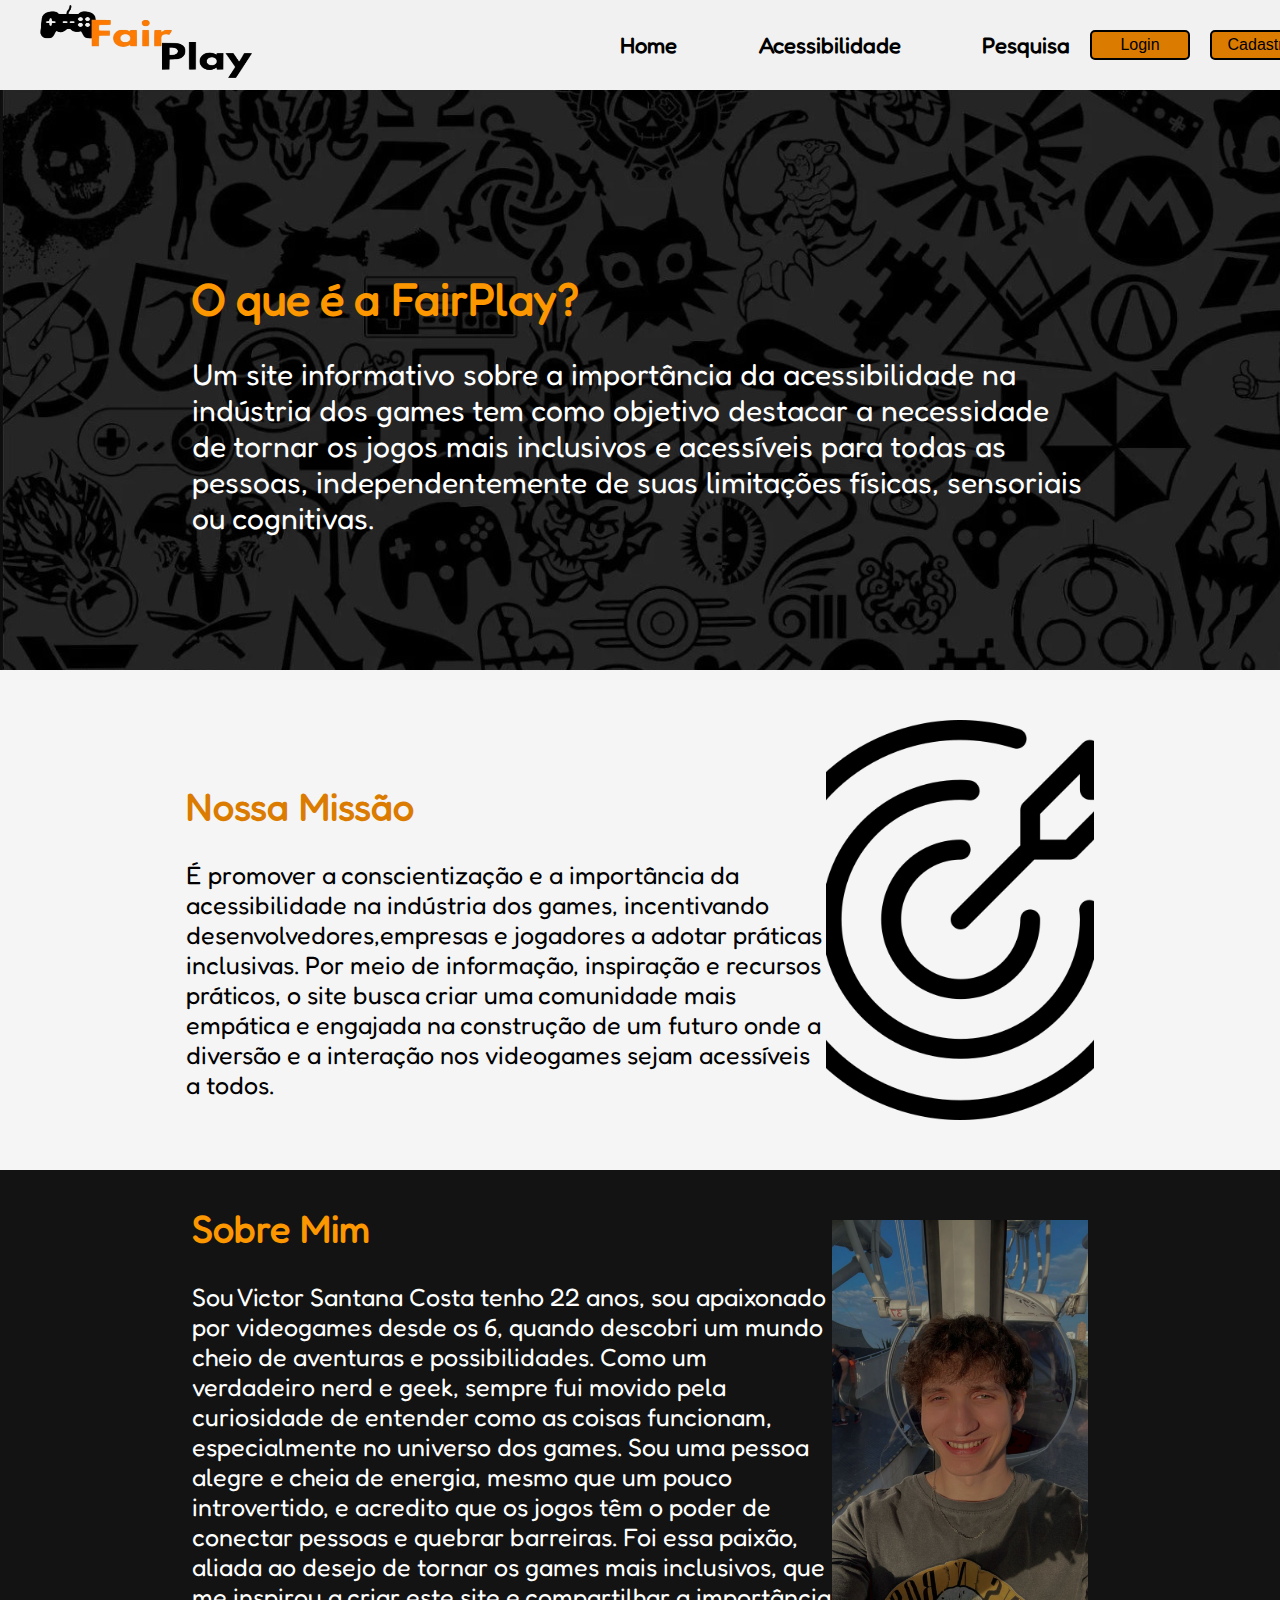
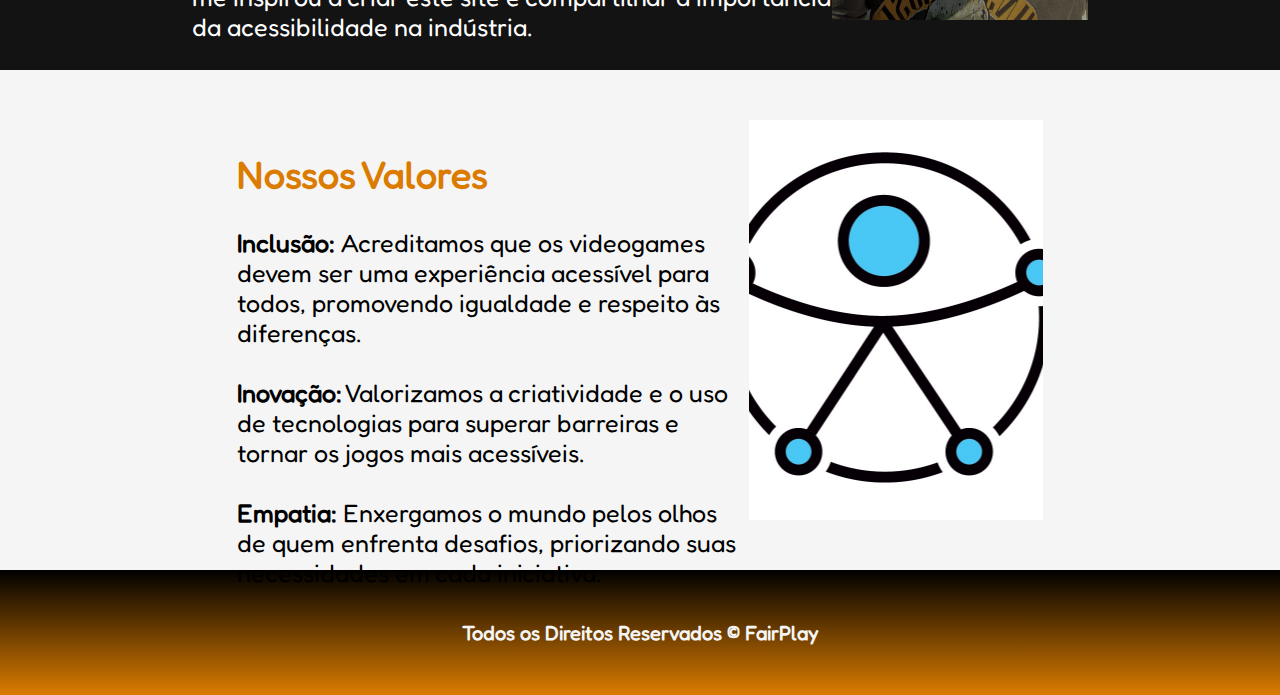
<file: Site/index.html>
<!DOCTYPE html>
<html lang="pt-BR">
<head>
    <meta charset="UTF-8">
    <meta name="viewport" content="width=device-width, initial-scale=1.0">
    <title>| FairPlay</title>
    <link rel="stylesheet" href="css/style-index.css">
    <link rel="icon" type="image/png" href="imgs/Logo-Fair-Play.png">
    <link rel="shortcut icon" href="imgs/Logo-controle.png" type="image/x-icon">
</head>

<body>
    <div class="header">
        <div class="container">
            <div class="navbar">
                <div class="logo">
                    <img src="imgs/Logo-Fair-Play.png"></img>
                </div>
                <div class="opcoes">
                    <a class="opcao" href="index.html">Home</a>
                    <a class="opcao" href="acessibilidade.html">Acessibilidade</a>
                    <a class="opcao" href="pesquisa.html">Pesquisa</a>
                </div>
            </div>
            <div class="botoes">
                <button onclick="window.location.href='login.html'">Login</button>
                <button onclick="window.location.href='cadastro.html'">Cadastro</button>
            </div>
        </div>
    </div>

    <div class="home">
        <div class="texto-home"><h2>O que é a FairPlay?</h2>
            <p>Um site informativo sobre a importância da acessibilidade na indústria dos games tem como objetivo destacar 
            a necessidade de tornar os jogos mais inclusivos e acessíveis para todas as pessoas, 
            independentemente de suas limitações físicas, sensoriais ou cognitivas.
            </p>
        </div>
    </div>
    <div class="informacoes1">
        <div class="texto-informacoes1"><h2>Nossa Missão</h2>
            <p>É promover a conscientização e a importância da acessibilidade na indústria dos games, incentivando desenvolvedores,empresas e jogadores 
            a adotar práticas inclusivas. Por meio de informação, inspiração e recursos práticos, o site busca criar uma comunidade mais empática 
            e engajada na construção de um futuro onde a diversão e a interação nos videogames sejam acessíveis a todos.
            </p>
        </div>
        <div class="imagem-missao">

        </div>
    </div>
    <div class="informacoes2">
        <div class="texto-informacoes2"><h2>Sobre Mim</h2>
            <p>Sou Victor Santana Costa tenho 22 anos, sou apaixonado por videogames desde os 6, quando descobri um mundo cheio de aventuras e possibilidades. 
            Como um verdadeiro nerd e geek, sempre fui movido pela curiosidade de entender como as coisas funcionam, especialmente no universo dos games. 
            Sou uma pessoa alegre e cheia de energia, mesmo que um pouco introvertido, e acredito que os jogos têm o poder de conectar pessoas e quebrar barreiras. 
            Foi essa paixão, aliada ao desejo de tornar os games mais inclusivos, que me inspirou a criar este site e compartilhar a importância da acessibilidade na indústria.
            </p>
        </div>
        <div class="imagem-sobre-mim">

        </div>
    </div>
    <div class="informacoes3">
        <div class="texto-informacoes3"><h2>Nossos Valores</h2>
            <p> <b>Inclusão:</b> Acreditamos que os videogames devem ser uma experiência acessível para todos, promovendo igualdade e respeito às diferenças.<br><br>
                <b>Inovação:</b> Valorizamos a criatividade e o uso de tecnologias para superar barreiras e tornar os jogos mais acessíveis. <br><br>
                <b>Empatia:</b> Enxergamos o mundo pelos olhos de quem enfrenta desafios, priorizando suas necessidades em cada iniciativa. <br><br>
            </p>
        </div>
        <div class="imagem-valores">

        </div>
    </div>
    <div class="footer">
        <div class="container">
            <b> Todos os Direitos Reservados &#169; FairPlay</b>
        </div>
    </div>
</body>
</html>
</file>
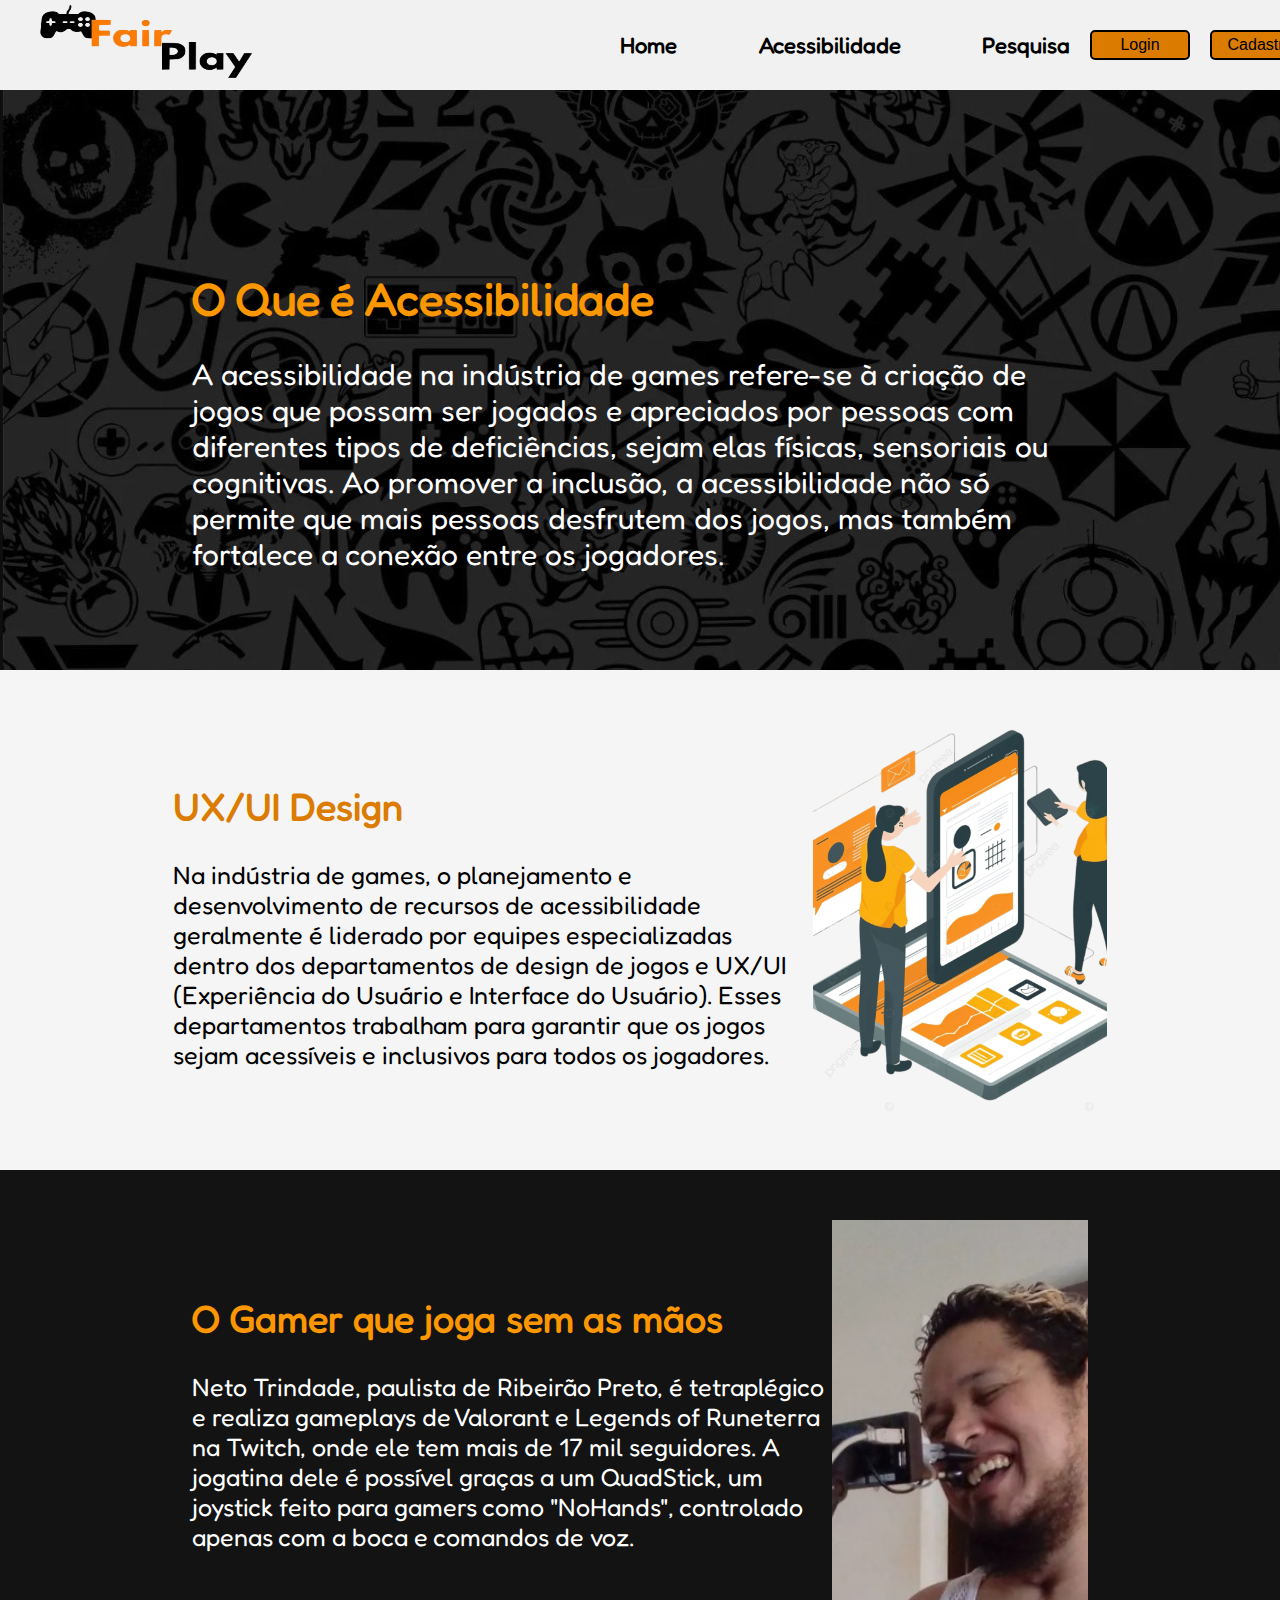
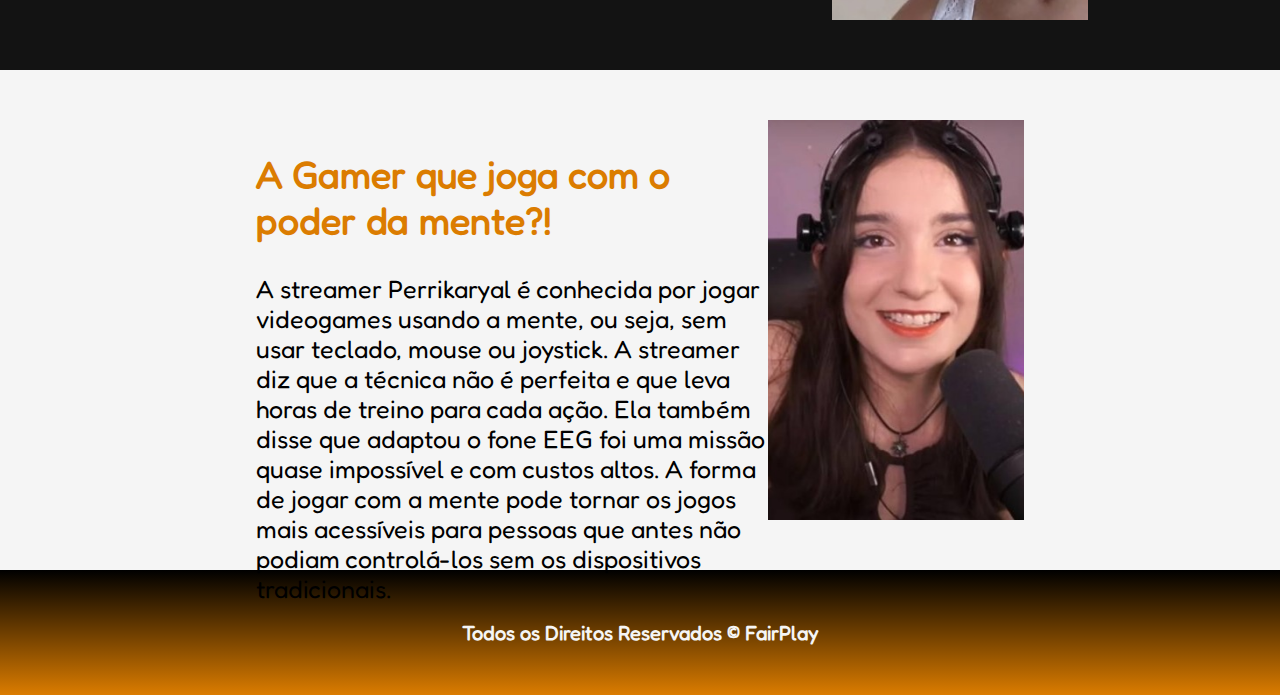
<file: Site/acessibilidade.html>
<!DOCTYPE html>
<html lang="pt-BR">
<head>
    <meta charset="UTF-8">
    <meta name="viewport" content="width=device-width, initial-scale=1.0">
    <title>Acessibilidade</title>
    <link rel="stylesheet" href="css/style-acessibiidade.css">
    <link rel="icon" type="image/png" href="imgs/Logo-Fair-Play.png">
    <link rel="shortcut icon" href="imgs/Logo-controle.png" type="image/x-icon">
</head>

<body>
    <div class="header">
        <div class="container">
            <div class="navbar">
                <div class="logo">
                    <img src="imgs/Logo-Fair-Play.png"></img>
                </div>
                <div class="opcoes">
                    <a class="opcao" href="index.html">Home</a>
                    <a class="opcao" href="acessibilidade.html">Acessibilidade</a>
                    <a class="opcao" href="pesquisa.html">Pesquisa</a>
                </div>
            </div>
            <div class="botoes">
                <button onclick="window.location.href='login.html'">Login</button>
                <button onclick="window.location.href='cadastro.html'">Cadastro</button>
            </div>
        </div>
    </div>

    <div class="home">
        <div class="texto-home"><h2>O Que é Acessibilidade</h2>
            <p>A acessibilidade na indústria de games refere-se à criação de jogos que possam ser jogados e apreciados por pessoas com diferentes 
            tipos de deficiências, sejam elas físicas, sensoriais ou cognitivas. Ao promover a inclusão, a acessibilidade não só permite que mais pessoas desfrutem dos jogos,
             mas também fortalece a conexão entre os jogadores.
            </p>
        </div>
    </div>
    <div class="informacoes1">
        <div class="texto-informacoes1"><h2>UX/UI Design</h2>
            <p>Na indústria de games, o planejamento e desenvolvimento de recursos de acessibilidade geralmente é liderado por equipes especializadas 
            dentro dos departamentos de design de jogos e UX/UI (Experiência do Usuário e Interface do Usuário). 
            Esses departamentos trabalham para garantir que os jogos sejam acessíveis e inclusivos para todos os jogadores.
            </p>
        </div>
        <div class="imagem-ux-ui-design">

        </div>
    </div>
    <div class="informacoes2">
        <div class="texto-informacoes2"><h2>O Gamer que joga sem as mãos</h2>
            <p>Neto Trindade, paulista de Ribeirão Preto, é tetraplégico e realiza gameplays de Valorant e Legends of Runeterra na Twitch, 
            onde ele tem mais de 17 mil seguidores. 
            A jogatina dele é possível graças a um QuadStick, um joystick feito para gamers como "NoHands", 
            controlado apenas com a boca e comandos de voz.
            </p>
        </div>
        <div class="imagem-noHands">

        </div>
    </div>
    <div class="informacoes3">
        <div class="texto-informacoes3"><h2>A Gamer que joga com o poder da mente?!</h2>
            <p>A streamer Perrikaryal é conhecida por jogar videogames usando a mente, ou seja, sem usar teclado, mouse ou joystick.
                A streamer diz que a técnica não é perfeita e que leva horas de treino para cada ação. 
                Ela também disse que adaptou o fone EEG foi uma missão quase impossível e com custos altos.
                A forma de jogar com a mente pode tornar os jogos mais acessíveis para pessoas que antes não podiam controlá-los sem os dispositivos tradicionais. 
            </p>
        </div>
        <div class="imagem-mente">

        </div>
    </div>
    <div class="footer">
        <div class="container">
            <b> Todos os Direitos Reservados &#169; FairPlay</b>
        </div>
    </div>
</body>
</html>
</file>
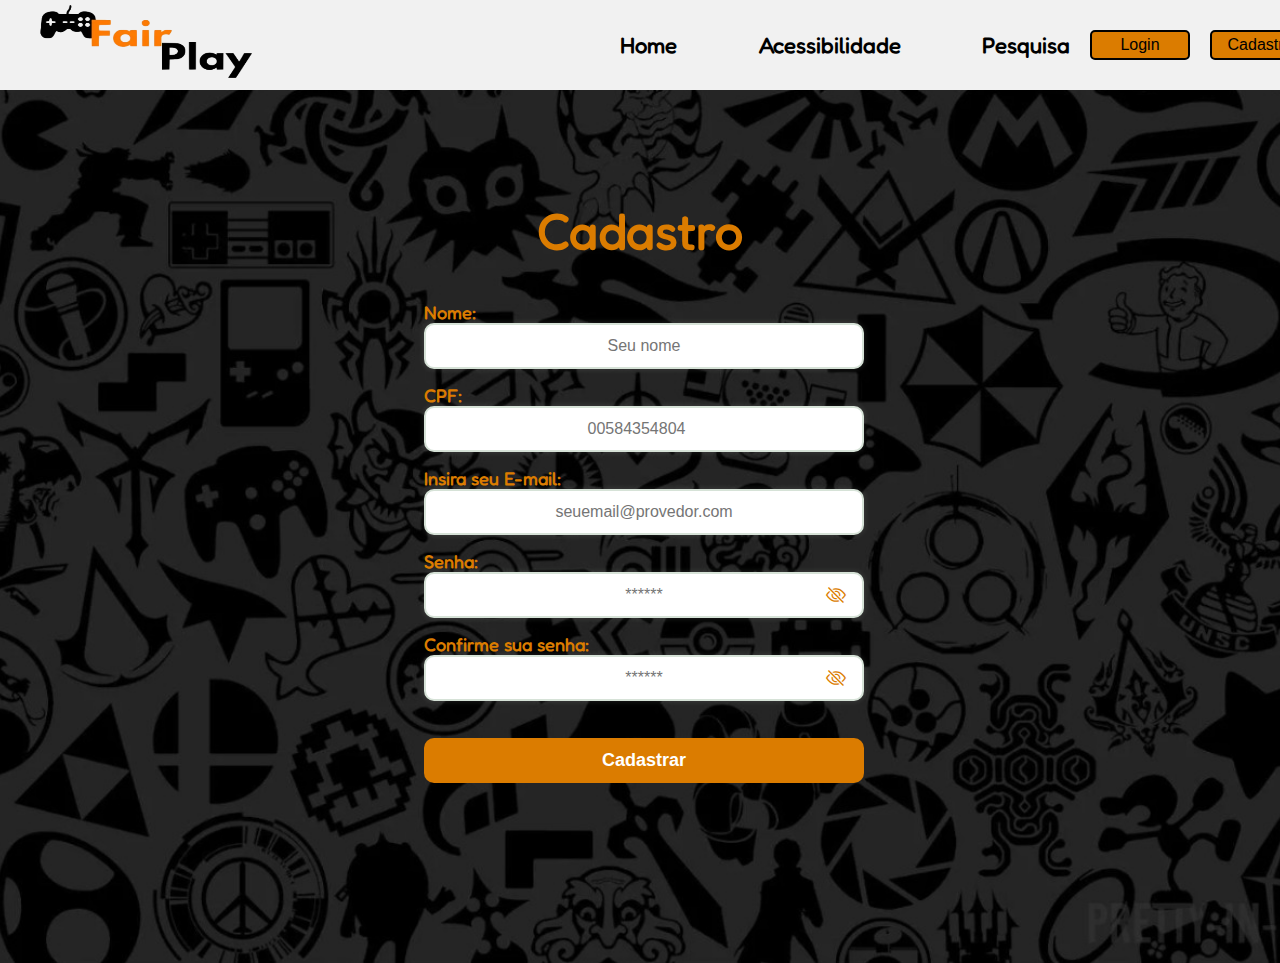
<file: Site/cadastro.html>
<!DOCTYPE html>
<html lang="pt-BR">
<head>
    <meta charset="UTF-8">
    <meta name="viewport" content="width=device-width, initial-scale=1.0">
    <title>Cadastro</title>
    <link rel="stylesheet" href="css/style-cadastro.css">
    <link rel="stylesheet" href="https://cdn.jsdelivr.net/npm/bootstrap-icons@1.11.3/font/bootstrap-icons.min.css">
    <link rel="icon" type="image/png" href="imgs/Logo-Fair-Play.png">
    <link rel="shortcut icon" href="imgs/Logo-controle.png" type="image/x-icon">
    <script src="js/cadastro.js"></script>
</head>
<body>
    <div class="header">
        <div class="container">
            <div class="navbar">
                <div class="logo">
                    <img src="imgs/Logo-Fair-Play.png"></img>
                </div>
                <div class="opcoes">
                    <a class="opcao" href="index.html">Home</a>
                    <a class="opcao" href="acessibilidade.html">Acessibilidade</a>
                    <a class="opcao" href="pesquisa.html">Pesquisa</a>
                </div>
            </div>
            <div class="botoes">
                <button onclick="window.location.href='login.html'">Login</button>
                <button onclick="window.location.href='cadastro.html'">Cadastro</button>
            </div>
        </div>
    </div>

    <div class="cadastro">
        <h2>Cadastro</h2>
        <div class="caixa-cadastro">

            <div class="conteudo">
                <div class="campo_login">
                    <span>Nome:</span> 
                    <input id="nome_input" type="text" placeholder="Seu nome">
                </div>
                <div class="campo_login">
                    <span>CPF:</span> 
                    <input id="campo_cpf" type="number" placeholder="00584354804">
                </div>
                <div class="campo_login">
                    <span>Insira seu E-mail:</span>
                    <input id="email_input" type="text" placeholder="seuemail@provedor.com">
                </div>
                <div class="campo_senha">
                    <span>Senha:</span>
                    <div class="input-container">
                        <input id="senha_input" type="password" placeholder="******">
                        <i class="bi bi-eye-slash" id="verSenha" onclick="verSenha()"></i>
                    </div>
                </div>
                <div class="campo_senha">
                    <span>Confirme sua senha:</span><br>
                    <div class="input-container">
                        <input id="senha_confirm_input" type="password" placeholder="******">
                        <i class="bi bi-eye-slash" id="confirmarSenha" onclick="verConfirmaSenha()"></i>
                    </div>
                </div>
                <button class="botao" onclick="entrarLogin()">Cadastrar</button>
            </div>
        </div>
    </div>
</body>
</html>
</file>
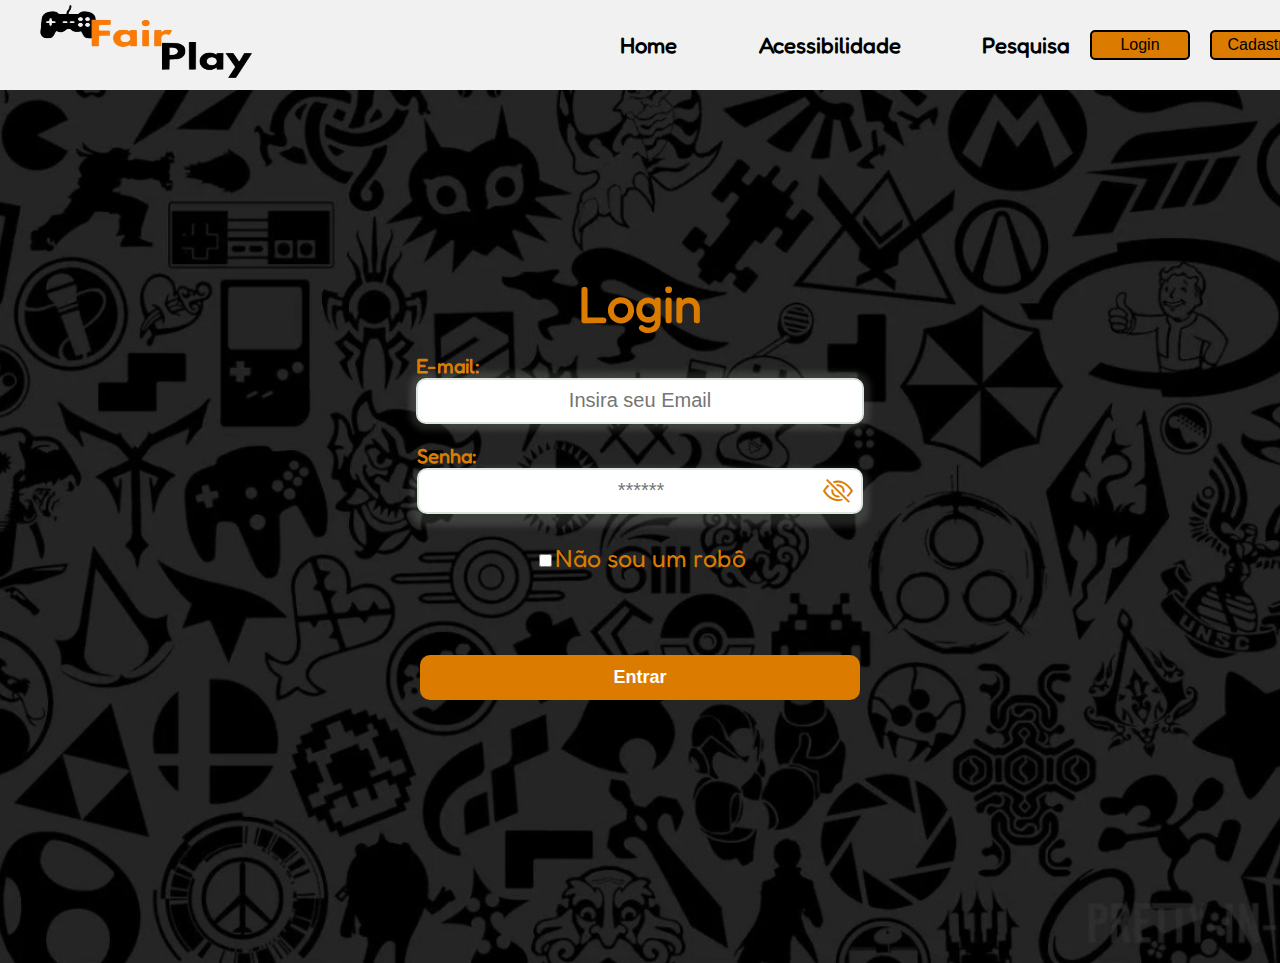
<file: Site/login.html>
<!DOCTYPE html>
<html lang="pt-BR">
<head>
    <meta charset="UTF-8">
    <meta name="viewport" content="width=device-width, initial-scale=1.0">
    <title>Login</title>
    <link rel="stylesheet" href="css/style-login.css">
    <link rel="stylesheet" href="https://cdn.jsdelivr.net/npm/bootstrap-icons@1.11.3/font/bootstrap-icons.min.css">
    <link rel="icon" type="image/png" href="imgs/Logo-Fair-Play.png">
    <link rel="shortcut icon" href="imgs/Logo-controle.png" type="image/x-icon">
    <script src="js/login.js"></script>
</head>
<body>
    <div class="header">
        <div class="container">
            <div class="navbar">
                <div class="logo">
                    <img src="imgs/Logo-Fair-Play.png"></img>
                </div>
                <div class="opcoes">
                    <a class="opcao" href="index.html">Home</a>
                    <a class="opcao" href="acessibilidade.html">Acessibilidade</a>
                    <a class="opcao" href="pesquisa.html">Pesquisa</a>
                </div>
            </div>
            <div class="botoes">
                <button onclick="window.location.href='login.html'">Login</button>
                <button onclick="window.location.href='cadastro.html'">Cadastro</button>
            </div>
        </div>
    </div>

    <div class="login">
        <div class="container">
            <div class="caixa-login">
                <h2>Login</h2>
                <div class="conteudo">
                    <div class="campo_login">
                        <span>E-mail:</span><br>
                        <input id="email_input" type="text" placeholder="Insira seu Email">
                    </div>
                    <div class="campo_senha">
                        <span>Senha:</span><br>
                        <div class="input-container">
                            <input id="senha_input" type="password" placeholder="******">
                            <i class="bi bi-eye-slash" id="verSenha" onclick="mostrarSenha()"></i>
                        </div>
                    </div>     
                    <div class="campo_captcha" id="div_campo_captcha">
                        <input type="checkbox" id="chk_robo" class="campo_captcha" onclick="mostrarCaptcha()">Não sou um robô
                    </div>
                    <div class="campo_imagens" id="imagens">
                    </div> 
                </div>                
                <button class="botao" id="btn_entrar" onclick="entrar()">Entrar</button>
            </div>
        </div>
    </div>
</body>
</html>
</file>
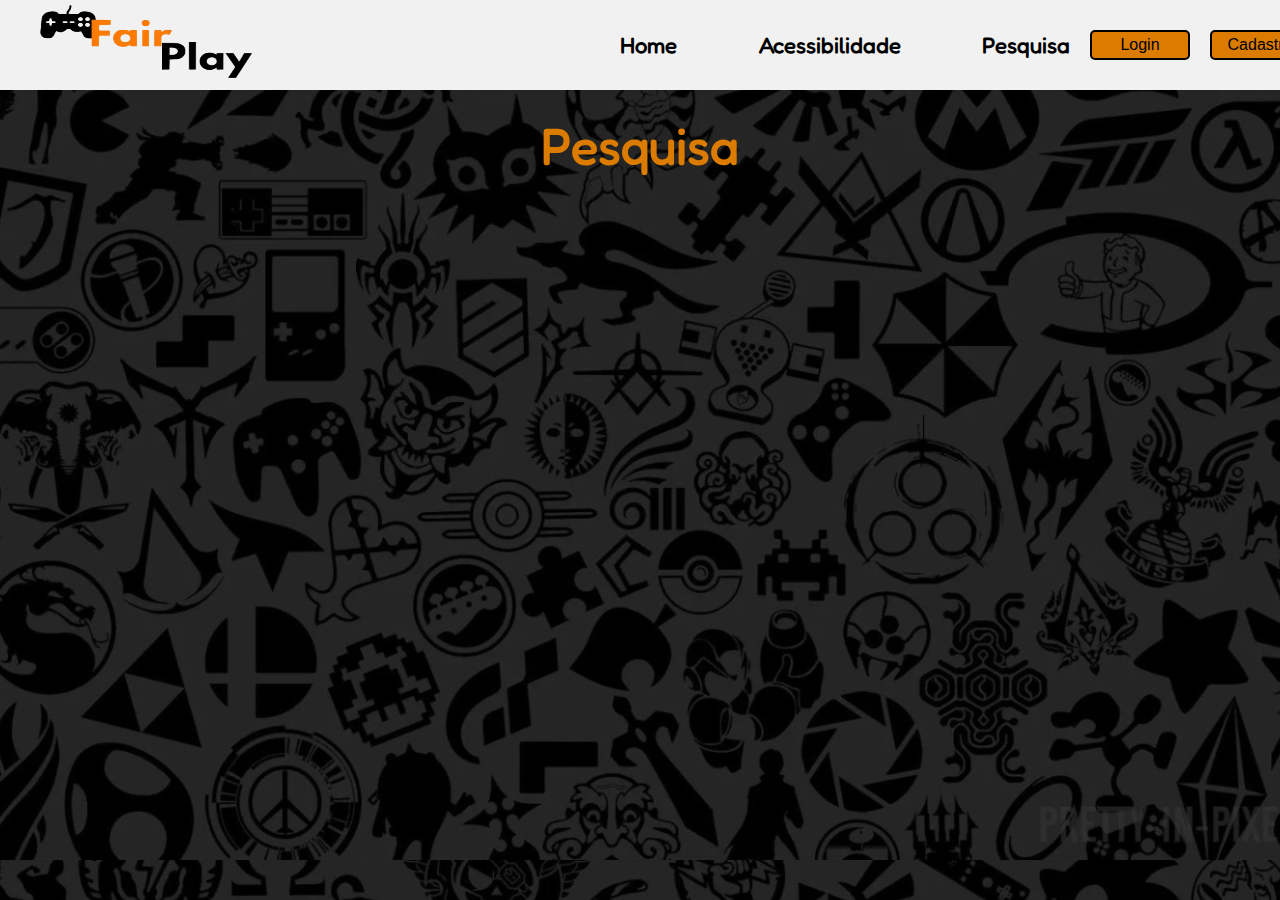
<file: Site/pesquisa.html>
<!DOCTYPE html>
<html lang="pt-BR">
<head>
    <meta charset="UTF-8">
    <meta name="viewport" content="width=device-width, initial-scale=1.0">
    <title>Formulario</title>
    <link rel="stylesheet" href="css/style-pesquisa.css">
    <link rel="icon" type="image/png" href="imgs/Logo-Fair-Play.png">
    <link rel="shortcut icon" href="imgs/Logo-controle.png" type="image/x-icon">
</head>

<body>
    <div class="header">
        <div class="container">
            <div class="navbar">
                <div class="logo">
                    <img src="imgs/Logo-Fair-Play.png"></img>
                </div>
                <div class="opcoes">
                    <a class="opcao" href="index.html">Home</a>
                    <a class="opcao" href="acessibilidade.html">Acessibilidade</a>
                    <a class="opcao" href="pesquisa.html">Pesquisa</a>
                </div>
            </div>
            <div class="botoes">
                <button onclick="window.location.href='login.html'">Login</button>
                <button onclick="window.location.href='cadastro.html'">Cadastro</button>
            </div>
        </div>
    </div>

    <main>
        <center>
        <h1>Pesquisa</h1><br><br>
        <iframe src="https://docs.google.com/forms/d/e/1FAIpQLSeEmXxcjxLo2EoJtk3hhCPLzz3Qswnj6YZrcngYyMbc5WHdjQ/viewform" width="650" height="640" frameborder="0" marginheight="0" marginwidth="0">Carregando…</iframe>
        </center>
    </main>
</body>
</html>
</file>
<file: Site/css/style-index.css>
@font-face {
    font-family: 'Fredoka';
    src: url('../fonts/Fredoka-Regular.ttf') format('truetype');
    font-weight: normal;
    font-style: normal;
}

body {
    margin: 0px;
    font-family: "Fredoka";
    background-color: rgb(228, 228, 228);
    background-position: center;
    background-size: cover;
}

html {
    scroll-behavior: smooth;
}

.header {
    position: relative;
    display: flex;
    flex-direction: row;
    align-items: center;
    width: 100%;
    height: 90px;
    z-index: 10;
    background-color: #f1f1f1;
}

.header .container {
    padding-left: 30px;
    padding-right: 60px;
    display: flex;
    width: 100%;
    height: 100%;
    align-items: center;
    justify-content: space-between;
    flex-direction: row;
}

.header .container img {
    width: 250px;
    height: 80px;
}

.container .navbar {
    display: flex;
    width: 1170px;
    height: 100%;
    flex-direction: row;
    align-items: center;
    justify-content: space-between;
}


.container .opcoes {
    display: flex;
    flex-direction: row;
    align-items: center;
    justify-content: space-between;
    width: 450px;
    min-width: 450px;
    color: #000000;
    font-size: 22px;
    font-weight: bold;
    padding-left: 20px;
    padding-right: 20px;
}

.opcao{
    display: inline-block;
    transition: transform 0.5s ease;
    text-decoration: none;
    color: #000000;
}

.opcao:hover {
    transform: scale(1.4);
    cursor: pointer;
}



.container .botoes {
    display: flex;
    flex-direction: row;
    align-items: center;
    justify-content: space-between;
    width: 220px;
    min-width: 220px;
}

.botoes button {
    width: 100px;
    height: 30px;
    border: 2px solid;
    border-radius: 5px;
    color:  black;
    background-color: #db7c00;
    font-size: 16px;
    font-weight: lighter;
    font-family: 'Trebuchet MS', 'Lucida Sans Unicode', 'Lucida Grande', 'Lucida Sans', Arial, sans-serif;
    transition: transform 0.5s ease;
}

.botoes button:hover {
    transform: scale(1.2);
    cursor: pointer;
}

.home {
    width: 100%;
    height: 600px;
    font-size: 30px;
    background-size: cover;
    background-position: center;
    background: url('../imgs/fair-play-background.jpeg');
    background-color: (#131313);
    display: flex;
    flex-direction: column;
    justify-content: flex-start;
    align-items: center;
    box-shadow: 0 4px 20px rgba(0, 0, 0, 0.5);
    padding-top: 80px;
    height: 500px;
}

.home .texto-home {
    height: 80%;
    width: 70%;
    padding-top: 5%;
}

.home .texto-home h2 {
    margin-bottom: 20px;
    color: #fc9700;
}

.home .texto-home p {
    color: white;
}

.informacoes1 {
    width: 100%;
    height: 500px;
    font-size: 25px;
    background-color: whitesmoke;
    display: flex;
    justify-content: center;
    align-items: center;
    
}
.informacoes2 {
    width: 100%;
    height: 500px;
    font-size: 25px;
    background-color: #131313;
    display: flex;
    justify-content: center;
    align-items: center;
    
}

.informacoes3 {
    width: 100%;
    height: 500px;
    font-size: 25px;
    background-color: whitesmoke;
    display: flex;
    justify-content: center;
    align-items: center;
    
}

.informacoes1 .texto-informacoes1 {
    padding-top: 5%;
    height: 80%;
    width: 50%;
}

.informacoes1 .texto-informacoes1 h2 {
    color: #db7c00;
}

.informacoes1 .texto-informacoes1 p {
    color: black;
}
.informacoes2 .texto-informacoes2 {
    width: 50%;
}

.informacoes2 .texto-informacoes2 h2 {
    color: #fc9700;
}

.informacoes2 .texto-informacoes2 p {
    color: white;
}

.informacoes3 .texto-informacoes3 {
    height: 80%;
    width: 40%;
}

.informacoes3 .texto-informacoes3 h2 {
    color: #db7c00;
}

.informacoes3 .texto-informacoes3 p {
    color: black;
}

.informacoes1 .imagem-missao {
    background-image: url('../imgs/fair-play-missao.png');
    background-size: cover;
    background-position: center;
    height: 80%;
    width: 21%;
}
.informacoes2 .imagem-sobre-mim {
    background-image: url('../imgs/fair-play-sobre-mim.jfif');
    background-size: cover;
    background-position: center;
    height: 80%;
    width: 20%;
}
.informacoes3 .imagem-valores {
    background-image: url('../imgs/LOGO_ACESSIBILIDADE_-_AGOSTO_2015.jpg');
    background-size: cover;
    background-position: center;
    height: 80%;
    width: 23%;
}

.footer {
    display: flex;
    flex-direction: column;
    align-items: center;
    justify-content: center;
    background: linear-gradient(#000000, #db7c00);
    background-size: cover;
    width: 100%;
    height: 125px;
}

.footer .container {
    display: flex;
    flex-direction: row;
    align-items: center;
    justify-content: center;
    width: 1000px;
    height: 100px;
    font-size: 20px;
    color: #f5f5f5;
}
</file>
<file: Site/css/style-acessibiidade.css>
@font-face {
    font-family: 'Fredoka';
    src: url('../fonts/Fredoka-Regular.ttf') format('truetype');
    font-weight: normal;
    font-style: normal;
}

body {
    margin: 0px;
    font-family: "Fredoka";
    background-color: rgb(228, 228, 228);
    background-position: center;
    background-size: cover;
}

html {
    scroll-behavior: smooth;
}

.header {
    position: relative;
    display: flex;
    flex-direction: row;
    align-items: center;
    width: 100%;
    height: 90px;
    z-index: 10;
    background-color: #f1f1f1;
}

.header .container {
    padding-left: 30px;
    padding-right: 60px;
    display: flex;
    width: 100%;
    height: 100%;
    align-items: center;
    justify-content: space-between;
    flex-direction: row;
}

.header .container img {
    width: 250px;
    height: 80px;
}

.container .navbar {
    display: flex;
    width: 1170px;
    height: 100%;
    flex-direction: row;
    align-items: center;
    justify-content: space-between;
}


.container .opcoes {
    display: flex;
    flex-direction: row;
    align-items: center;
    justify-content: space-between;
    width: 450px;
    min-width: 450px;
    color: #000000;
    font-size: 22px;
    font-weight: bold;
    padding-left: 20px;
    padding-right: 20px;
}

.opcao{
    display: inline-block;
    transition: transform 0.5s ease;
    text-decoration: none;
    color: #000000;
}

.opcao:hover {
    transform: scale(1.4);
    cursor: pointer;
}



.container .botoes {
    display: flex;
    flex-direction: row;
    align-items: center;
    justify-content: space-between;
    width: 220px;
    min-width: 220px;
}

.botoes button {
    width: 100px;
    height: 30px;
    border: 2px solid;
    border-radius: 5px;
    color:  black;
    background-color: #db7c00;
    font-size: 16px;
    font-weight: lighter;
    font-family: 'Trebuchet MS', 'Lucida Sans Unicode', 'Lucida Grande', 'Lucida Sans', Arial, sans-serif;
    transition: transform 0.5s ease;
}

.botoes button:hover {
    transform: scale(1.2);
    cursor: pointer;
}

.home {
    width: 100%;
    height: 600px;
    font-size: 30px;
    background-size: cover;
    background-position: center;
    background: url('../imgs/fair-play-background.jpeg');
    background-color: #131313;
    display: flex;
    flex-direction: column;
    justify-content: flex-start;
    align-items: center;
    box-shadow: 0 4px 20px rgba(0, 0, 0, 0.5);
    padding-top: 80px;
    height: 500px;
}

.home .texto-home {
    height: 80%;
    width: 70%;
    padding-top: 5%;
}

.home .texto-home h2 {
    margin-bottom: 20px;
    color: #fc9700;
}

.home .texto-home p {
    color: white;
}

.informacoes1 {
    width: 100%;
    height: 500px;
    font-size: 25px;
    background-color: whitesmoke;
    display: flex;
    justify-content: center;
    align-items: center;
    
}
.informacoes2 {
    width: 100%;
    height: 500px;
    font-size: 25px;
    background-color: #131313;
    display: flex;
    justify-content: center;
    align-items: center;
    
}

.informacoes3 {
    width: 100%;
    height: 500px;
    font-size: 25px;
    background-color: whitesmoke;
    display: flex;
    justify-content: center;
    align-items: center;
    
}

.informacoes1 .texto-informacoes1 {
    padding-top: 5%;
    height: 80%;
    width: 50%;
}

.informacoes1 .texto-informacoes1 h2 {
    color: #db7c00;
}

.informacoes1 .texto-informacoes1 p {
    color: black;
}
.informacoes2 .texto-informacoes2 {
    width: 50%;
}

.informacoes2 .texto-informacoes2 h2 {
    color: #fc9700;
}

.informacoes2 .texto-informacoes2 p {
    color: white;
}

.informacoes3 .texto-informacoes3 {
    height: 80%;
    width: 40%;
}

.informacoes3 .texto-informacoes3 h2 {
    color: #db7c00;
}

.informacoes3 .texto-informacoes3 p {
    color: black;
}

.informacoes1 .imagem-ux-ui-design {
    background-image: url('../imgs/fair-play-ux-ui.png');
    background-size: cover;
    background-position: center;
    height: 80%;
    width: 23%;
}
.informacoes2 .imagem-noHands {
    background-image: url('../imgs/fair-play-noHands.jfif');
    background-size: cover;
    background-position: center;
    height: 80%;
    width: 20%;
}
.informacoes3 .imagem-mente {
    background-image: url('../imgs/fair-play-mente.jfif');
    background-size: cover;
    background-position: center;
    height: 80%;
    width: 20%;
}

.footer {
    display: flex;
    flex-direction: column;
    align-items: center;
    justify-content: center;
    background: linear-gradient(#000000, #db7c00);
    background-size: cover;
    width: 100%;
    height: 125px;
}

.footer .container {
    display: flex;
    flex-direction: row;
    align-items: center;
    justify-content: center;
    width: 1000px;
    height: 100px;
    font-size: 20px;
    color: #f5f5f5;
}
</file>
<file: Site/css/style-cadastro.css>
@font-face {
    font-family: 'Fredoka';
    src: url('../fonts/Fredoka-Regular.ttf') format('truetype');
    font-weight: normal;
    font-style: normal;
}

body {
    margin: 0px;
    font-family: "Fredoka";
    background: url('../imgs/fair-play-background.jpeg');
    background-color: rgb(20, 20, 20);
    background-position: center;
    background-size: cover;
}

html {
    scroll-behavior: smooth;
}

.header {
    position: relative;
    display: flex;
    flex-direction: row;
    align-items: center;
    width: 100%;
    height: 90px;
    z-index: 10;
    background-color: #f1f1f1;
}

.header .container {
    padding-left: 30px;
    padding-right: 60px;
    display: flex;
    width: 100%;
    height: 100%;
    align-items: center;
    justify-content: space-between;
    flex-direction: row;
}

.header .container img {
    width: 250px;
    height: 80px;
}

.container .navbar {
    display: flex;
    width: 1170px;
    height: 100%;
    flex-direction: row;
    align-items: center;
    justify-content: space-between;
}


.container .opcoes {
    display: flex;
    flex-direction: row;
    align-items: center;
    justify-content: space-between;
    width: 450px;
    min-width: 450px;
    color: #000000;
    font-size: 22px;
    font-weight: bold;
    padding-left: 20px;
    padding-right: 20px;
}

.opcao{
    display: inline-block;
    transition: transform 0.5s ease;
    text-decoration: none;
    color: #000000;
}

.opcao:hover {
    transform: scale(1.4);
    cursor: pointer;
}


.container .botoes {
    display: flex;
    flex-direction: row;
    align-items: center;
    justify-content: space-between;
    width: 220px;
    min-width: 220px;
}

.botoes button {
    width: 100px;
    height: 30px;
    border: 2px solid;
    border-radius: 5px;
    color:  black;
    background-color: #db7c00;
    font-size: 16px;
    font-weight: lighter;
    font-family: 'Trebuchet MS', 'Lucida Sans Unicode', 'Lucida Grande', 'Lucida Sans', Arial, sans-serif;
    transition: transform 0.5s ease;
}

.botoes button:hover {
    transform: scale(1.2);
    cursor: pointer;
}



.cadastro {
    width: 100%;
    height: 873px;
    display: flex;
    align-items: center;
    justify-content: center;
    flex-direction: column;
    position: relative;
}

.caixa-cadastro {
    width: 80%;
    max-width: 900px;
    display: flex;
    justify-content: center;
    align-items: flex-start;
    gap: 30px; 
    padding: 20px;
    border-radius: 15px;
    color: #db7c00;
}

.conteudo{
    width: 48%; 
    display: flex;
    flex-direction: column;
    gap: 15px; 
}

.cadastro h2 {
    font-size: 50px;
    color: #db7c00;
    text-align: center;
    margin-bottom: 20px;
    margin-top: -50px;
}

.cadastro .campo_login input,
.cadastro .campo_senha input{
    width: 100%;
    height: 40px;
    border: 2px solid #d6e2d7;
    box-shadow: 0px 0px 6px rgba(246, 255, 246, 0.14);
    border-radius: 10px;
    text-align: center;
    font-size: 16px;
}

.cadastro .campo_senha .input-container {
    position: relative;
}

.cadastro .campo_senha i {
    position: absolute;
    right: 10px;
    top: 50%;
    transform: translateY(-50%);
    font-size: 20px;
    cursor: pointer;
    color: #db7c00;
}

.botao {
    width: 440px;
    height: 45px;
    background-color: #db7c00;
    color: white;
    font-size: 18px;
    font-weight: bold;
    border: none;
    border-radius: 10px;
    cursor: pointer;
    transition: transform 0.3s ease, background-color 0.3s ease;
    margin-top: 21.5px;
}

.botao:hover {
    transform: scale(1.05);
    background-color: #db7c00;
}


.cadastro::before {
    content: "";
    position: absolute;
    top: 0;
    left: 0;
    width: 100%;
    height: 873px;
    z-index: -1;
}

.cadastro .container {
    width: 100%;
    height: 100%;
    display: flex;
    justify-content: center;
    align-items: center;
    position: relative;
    z-index: 1;
}

.campo_senha .input-container {
    position: relative;
    width: 100%;
}

.cadastro .conteudo span{
    font-size: 18px;
    font-weight: bold;
}

.cadastro .campo_login div{
    display: flex;
    flex-direction: column;
}

@media (max-width: 768px) {
    .caixa-cadastro {
        flex-direction: column;
        align-items: center;
    }

    .conteudo{
        width: 100%;
    }
}
</file>
<file: Site/css/style-login.css>
@font-face {
    font-family: 'Fredoka';
    src: url('../fonts/Fredoka-Regular.ttf') format('truetype');
    font-weight: normal;
    font-style: normal;
}

body {
    margin: 0px;
    font-family: "Fredoka";
    background: url('../imgs/fair-play-background.jpeg');
    background-color: rgb(20, 20, 20);
    background-position: center;
    background-size: cover;
}

html {
    scroll-behavior: smooth;
}

.header {
    position: relative;
    display: flex;
    flex-direction: row;
    align-items: center;
    width: 100%;
    height: 90px;
    z-index: 10;
    background-color: #f1f1f1;
}

.header .container {
    padding-left: 30px;
    padding-right: 60px;
    display: flex;
    width: 100%;
    height: 100%;
    align-items: center;
    justify-content: space-between;
    flex-direction: row;
}

.header .container img {
    width: 250px;
    height: 80px;
}

.container .navbar {
    display: flex;
    width: 1170px;
    height: 100%;
    flex-direction: row;
    align-items: center;
    justify-content: space-between;
}


.container .opcoes {
    display: flex;
    flex-direction: row;
    align-items: center;
    justify-content: space-between;
    width: 450px;
    min-width: 450px;
    color: #000000;
    font-size: 22px;
    font-weight: bold;
    padding-left: 20px;
    padding-right: 20px;
}

.opcao{
    display: inline-block;
    transition: transform 0.5s ease;
    text-decoration: none;
    color: #000000;
}

.opcao:hover {
    transform: scale(1.4);
    cursor: pointer;
}


.container .botoes {
    display: flex;
    flex-direction: row;
    align-items: center;
    justify-content: space-between;
    width: 220px;
    min-width: 220px;
}

.botoes button {
    width: 100px;
    height: 30px;
    border: 2px solid;
    border-radius: 5px;
    color:  black;
    background-color: #db7c00;
    font-size: 16px;
    font-weight: lighter;
    font-family: 'Trebuchet MS', 'Lucida Sans Unicode', 'Lucida Grande', 'Lucida Sans', Arial, sans-serif;
    transition: transform 0.5s ease;
}

.botoes button:hover {
    transform: scale(1.2);
    cursor: pointer;
}



.login .conteudo span{
    font-size: 40px;
    font-weight: bold;
}

.login  .botao {
    width: 440px;
    height: 45px;
    background-color: #db7c00;
    color: white;
    font-size: 18px;
    font-weight: bold;
    border: none;
    border-radius: 10px;
    cursor: pointer;
    transition: transform 0.3s ease, background-color 0.3s ease;
    margin-top: 21.5px;
}


.login .conteudo .botao:hover {
    transform: scale(1.2);
    cursor: pointer;
}

.login {
    width: 100%;
    height: 873px;
    position: relative;
    overflow: hidden;
}

.login::before {
    content: "";
    position: absolute;
    top: 0;
    left: 0;
    width: 100%;
    height: 873px;
    filter: blur(5px); /* Aplica desfoque */
    transform: scale(1.1); /* Para garantir que o desfoque cubra toda a área */
    z-index: -1; /* Coloca atrás de todo o conteúdo */
}


.login .container {
    width: 100%;
    height: 873px;
    display: flex;
    justify-content: center;
    align-items: center;
    position: relative; /* Garante que o conteúdo fique acima do fundo */
    z-index: 1;
}


.login .caixa-login {
        height: 600px;
        width: 600px;
        color: #db7c00;
        border-radius: 15px;
        display: flex;
        flex-direction: column;
        align-items: center;
        justify-content: center;
    }


.login .caixa-login h2 {
    margin-bottom: 0;
    font-size: 50px;
    font-weight: bold;
    margin-top: -80px;
}

.login .conteudo {
    margin-top: 0;
    height: 300px;
    display: flex;
    justify-content: space-around;
    align-items: center;
    flex-direction: column;
}

.login .campo_login {
    margin-top: 20px;
}

.login .campo_senha {
    margin-top: 20px;
}

.login .campo_imagens{
    text-align: center;
    width: 450px;
    height: 300px;
    font-size: 25px;
}

.login .campo_captcha{
    margin-top: 20px;
    font-size: 25px;
}


.login .campo_login input {
    width: 440px;
    height: 40px;
    font-size: 20px;
    border: 2px solid #dce6dd;
    box-shadow: 0px 0px 6px 6px rgba(229, 241, 229, 0.14);
    border-radius: 10px;
    text-align: center;
}

.login .campo_senha .input-container {
    position: relative;
}

.campo_senha input {
    width: 440px;
    height: 40px;
    font-size: 20px;
    padding-right: 0px;
    border: 2px solid #dce6dd;
    box-shadow: 0px 6px 6px 6px rgba(229, 241, 229, 0.14);
    border-radius: 10px;
    text-align: center;
}


.campo_senha i {
    position: absolute;
    right: 10px; 
    top: 50%;
    transform: translateY(-50%);
    font-size: 30px;
    cursor: pointer;
    color: #db7c00;
}

.login .container .caixa-login .conteudo .campo_login span{
    font-size: 20px;
}
.login .container .caixa-login .conteudo .campo_senha span{
    font-size: 20px;
}
</file>
<file: Site/css/style-pesquisa.css>
@font-face {
    font-family: 'Fredoka';
    src: url('../fonts/Fredoka-Regular.ttf') format('truetype');
    font-weight: normal;
    font-style: normal;
}

body {
    margin: 0px;
    font-family: "Fredoka";
    background: url('../imgs/fair-play-background.jpeg');
    background-color: rgb(228, 228, 228);
    background-position: center;
    background-size: cover;
}

html {
    scroll-behavior: smooth;
}

.header {
    position: relative;
    display: flex;
    flex-direction: row;
    align-items: center;
    width: 100%;
    height: 90px;
    z-index: 10;
    background-color: #f1f1f1;
}

.header .container {
    padding-left: 30px;
    padding-right: 60px;
    display: flex;
    width: 100%;
    height: 100%;
    align-items: center;
    justify-content: space-between;
    flex-direction: row;
}

.header .container img {
    width: 250px;
    height: 80px;
}

.container .navbar {
    display: flex;
    width: 1170px;
    height: 100%;
    flex-direction: row;
    align-items: center;
    justify-content: space-between;
}


.container .opcoes {
    display: flex;
    flex-direction: row;
    align-items: center;
    justify-content: space-between;
    width: 450px;
    min-width: 450px;
    color: #000000;
    font-size: 22px;
    font-weight: bold;
    padding-left: 20px;
    padding-right: 20px;
}

.opcao{
    display: inline-block;
    transition: transform 0.5s ease;
    text-decoration: none;
    color: #000000;
}

.opcao:hover {
    transform: scale(1.4);
    cursor: pointer;
}


.container .botoes {
    display: flex;
    flex-direction: row;
    align-items: center;
    justify-content: space-between;
    width: 220px;
    min-width: 220px;
}

.botoes button {
    width: 100px;
    height: 30px;
    border: 2px solid;
    border-radius: 5px;
    color:  black;
    background-color: #db7c00;
    font-size: 16px;
    font-weight: lighter;
    font-family: 'Trebuchet MS', 'Lucida Sans Unicode', 'Lucida Grande', 'Lucida Sans', Arial, sans-serif;
    transition: transform 0.5s ease;
}

.botoes button:hover {
    transform: scale(1.2);
    cursor: pointer;
}

main h1{
    margin-bottom: 0;
    font-size: 50px;
    font-weight: bold;
    margin-top: 25px;
    color: #db7c00;
}
</file>
